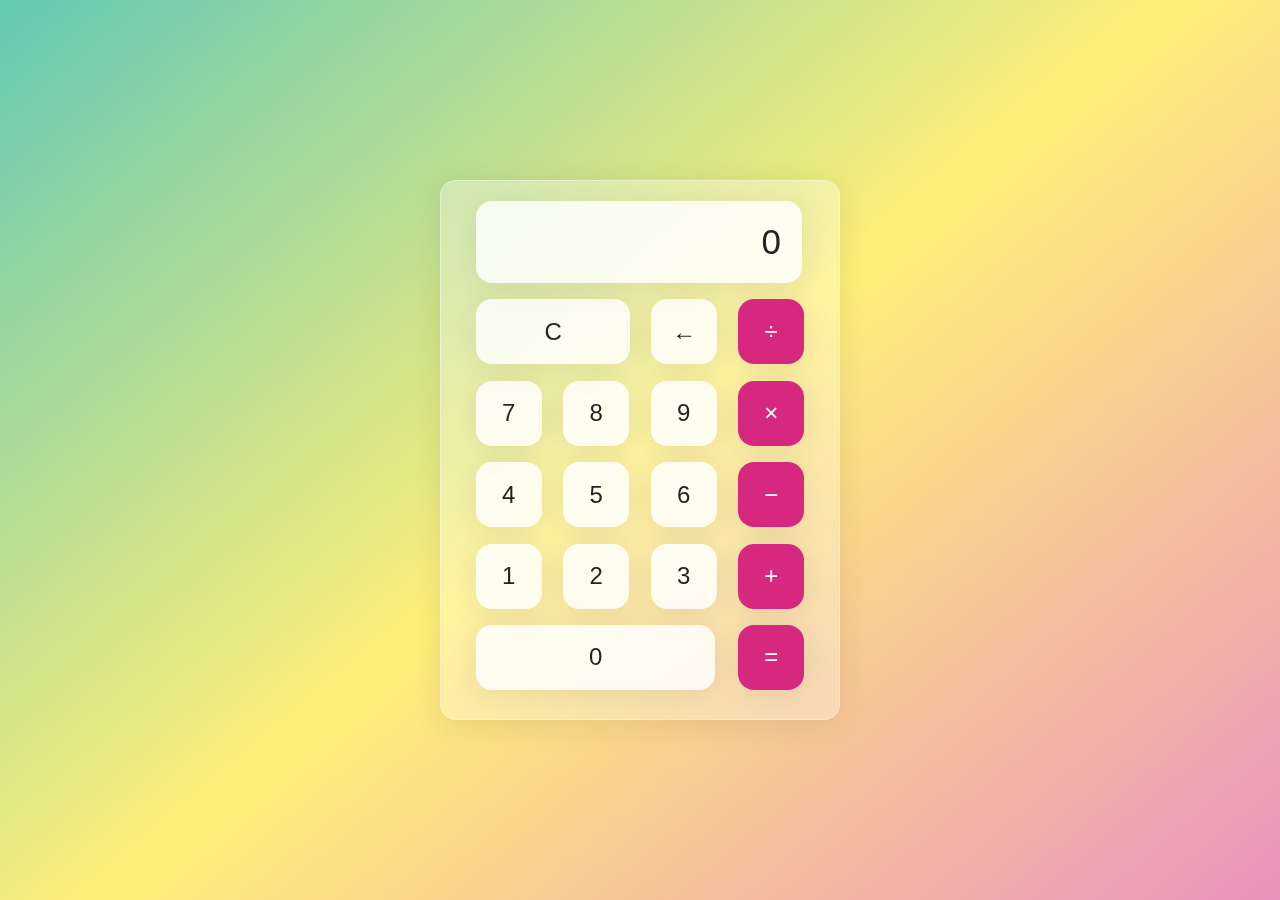
<file: calculator/index.html>
<!DOCTYPE html>
<html lang="en">

<head>
    <meta charset="UTF-8">
    <meta name="viewport" content="width=device-width, initial-scale=1.0">
    <title>Calculator</title>
    <link rel="stylesheet" href="style.css">
</head>

<body>
    <div class="wrapper">
        <section class="screen">
            0
        </section>
        <section class="calc-buttons">
            <div class="calc-button-row">
                <button class="calc-button double">
                    C
                </button>
                <button class="calc-button">
                    &larr;
                </button>
                <button class="calc-button">
                    &divide;
                </button>
            </div>
            <div class="calc-button-row">
                <button class="calc-button">
                    7
                </button>
                <button class="calc-button">
                    8
                </button>
                <button class="calc-button">
                    9
                </button>
                <button class="calc-button">
                    &times;
                </button>
            </div>
            <div class="calc-button-row">
                <button class="calc-button">
                    4
                </button>
                <button class="calc-button">
                    5
                </button>
                <button class="calc-button">
                    6
                </button>
                <button class="calc-button">
                    &minus;
                </button>
            </div>
            <div class="calc-button-row">
                <button class="calc-button">
                    1
                </button>
                <button class="calc-button">
                    2
                </button>
                <button class="calc-button">
                    3
                </button>
                <button class="calc-button">
                    &plus;
                </button>
            </div>
            <div class="calc-button-row">
                <button class="calc-button triple">
                    0
                </button>
                <button class="calc-button">
                    &equals;
                </button>
            </div>
        </section>
    </div>
    <script src="cal.js"></script>
</body>

</html>
</file>
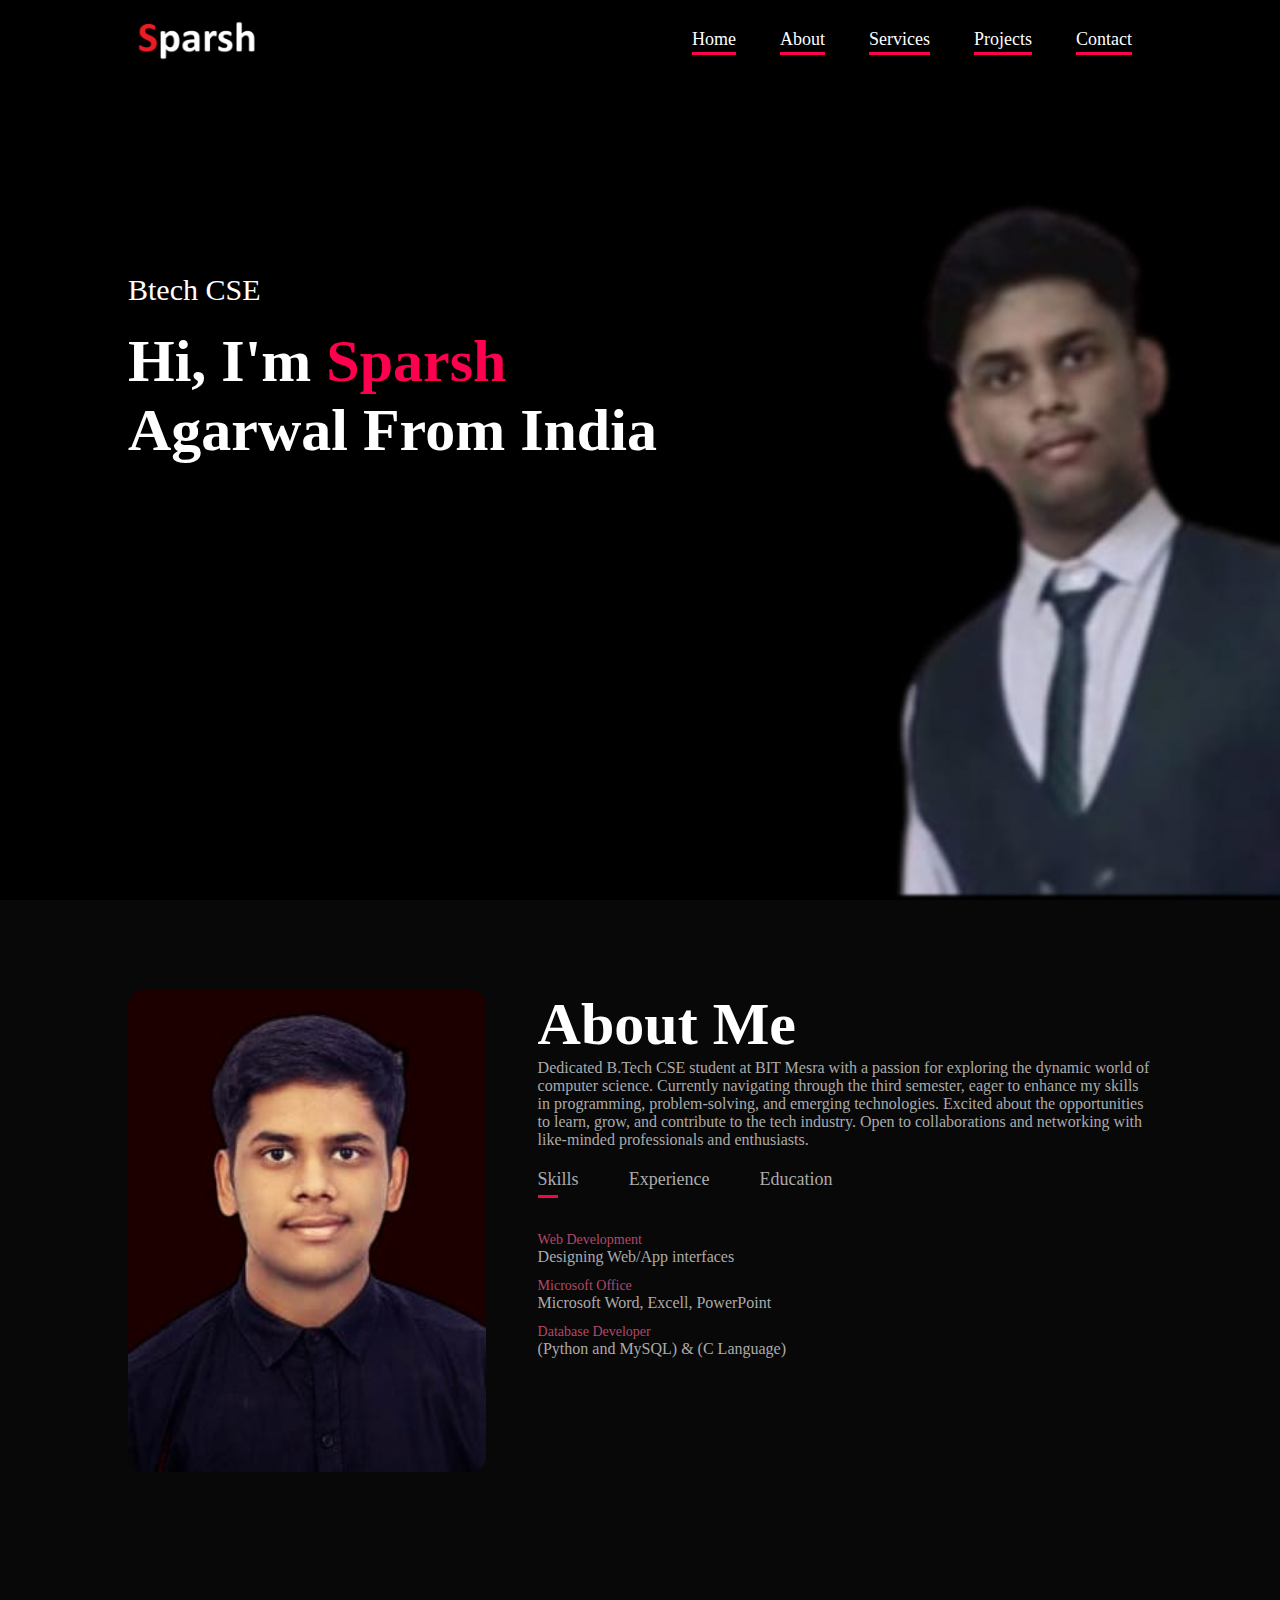
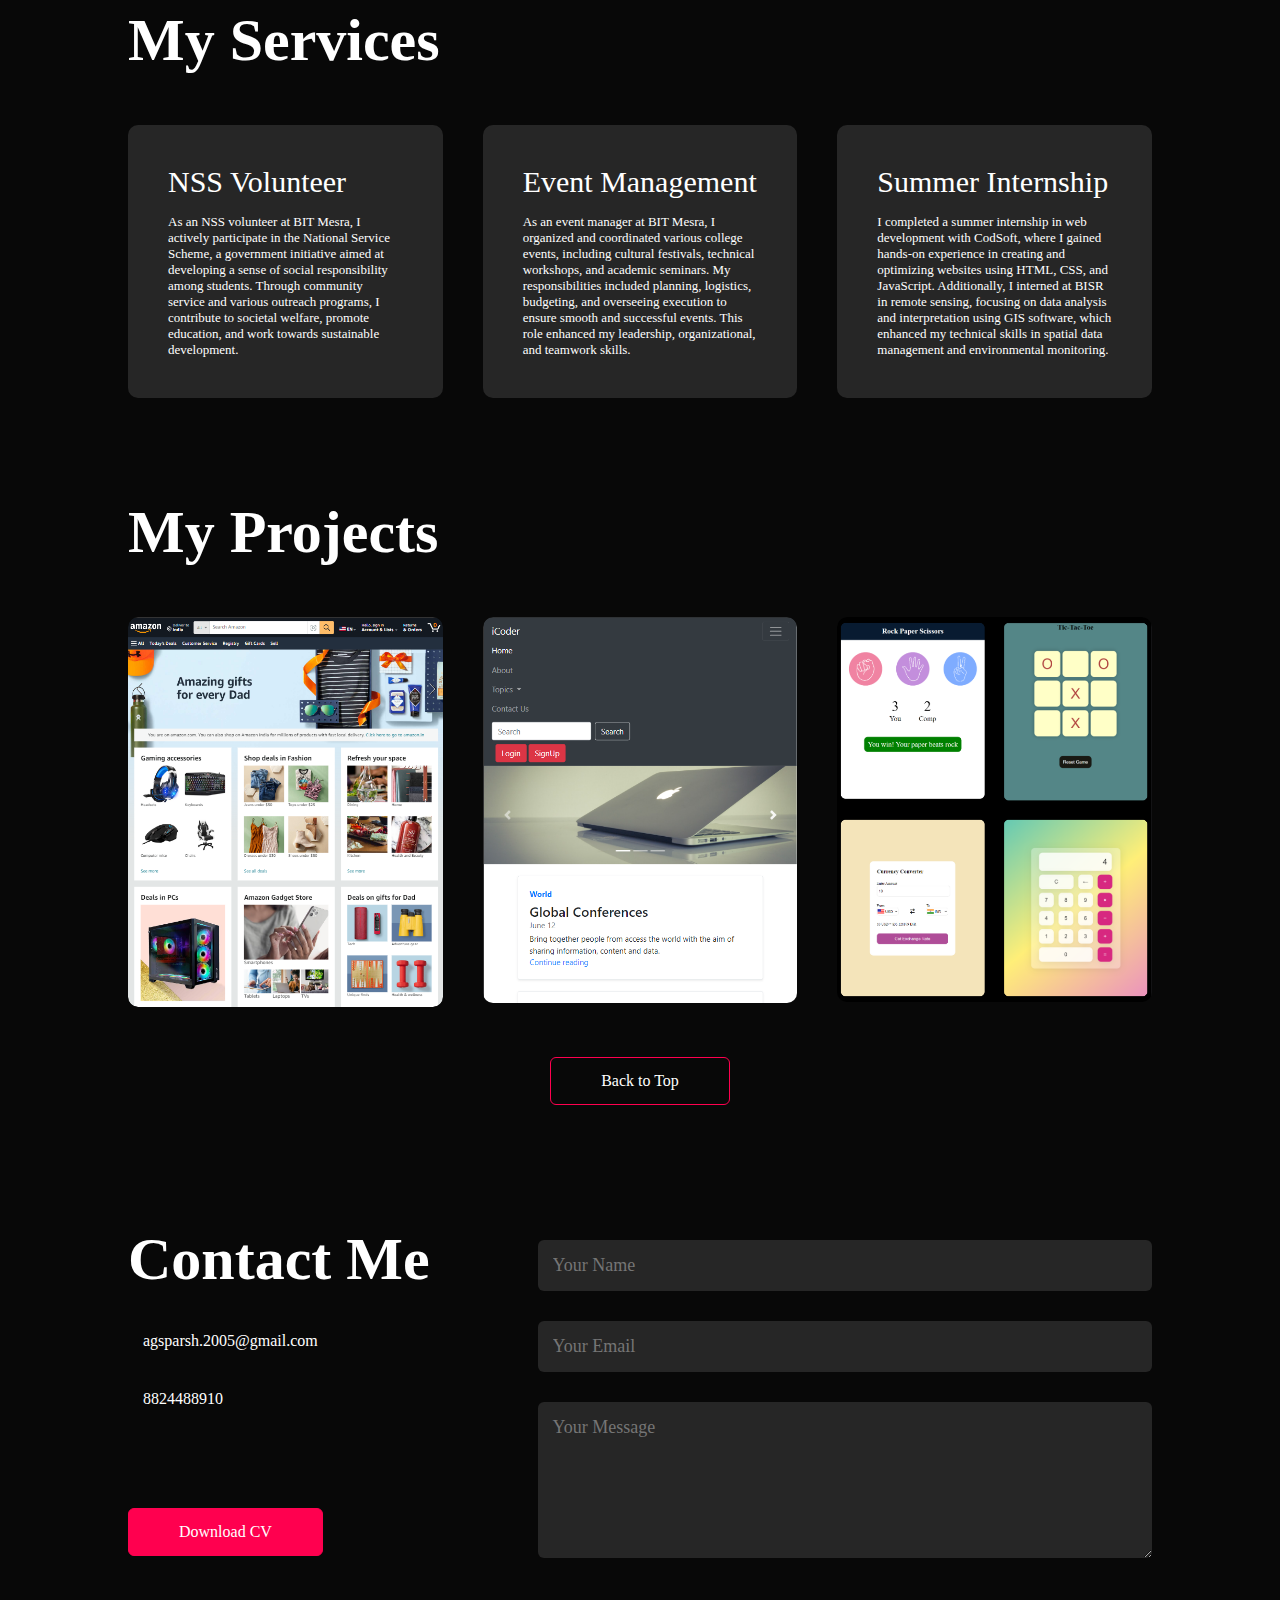
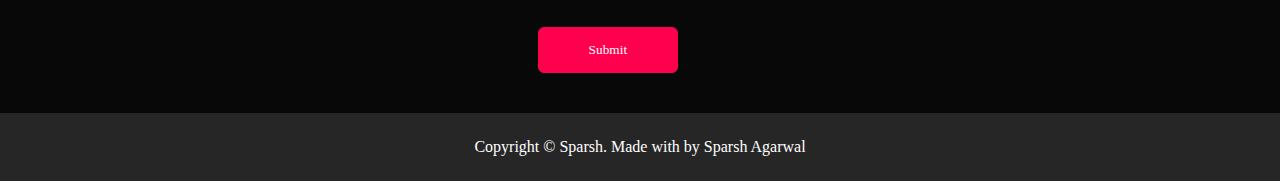
<file: portfolio/index.html>
<!DOCTYPE html>
<html lang="en">

<head>
    <meta charset="UTF-8">
    <meta name="viewport" content="width=device-width, initial-scale=1.0">
    <title>Personal Portfolio Website</title>
    <link rel="stylesheet" href="https://cdnjs.cloudflare.com/ajax/libs/font-awesome/6.5.2/css/all.min.css"
        integrity="sha512-SnH5WK+bZxgPHs44uWIX+LLJAJ9/2PkPKZ5QiAj6Ta86w+fsb2TkcmfRyVX3pBnMFcV7oQPJkl9QevSCWr3W6A=="
        crossorigin="anonymous" referrerpolicy="no-referrer" />
    <link rel="stylesheet" href="style.css">
</head>

<body>
    <div id="header">
        <div class="container">

            <nav>
                <img src="logo.png" class="logo">
                <ul id="sidemenu">
                    <li><a href="#header">Home</a></li>
                    <li><a href="#about">About</a></li>
                    <li><a href="#services">Services</a></li>
                    <li><a href="#projects">Projects</a></li>
                    <li><a href="#contact">Contact</a></li>
                    <i class="fas fa-times" onclick="closemenu()"></i>
                </ul>
                <i class="fas fa-bars" onclick="openmenu()"></i>
            </nav>
            <div class="header-text">
                <p>Btech CSE</p>
                <h1>Hi, I'm <span>Sparsh</span><br>Agarwal From India</h1>
            </div>
        </div>
    </div>

    <div id="about">
        <div class="container">
            <div class="row">
                <div class="about-col-1">
                    <img src="sparsh.jpg">
                </div>
                <div class="about-col-2">
                    <h1 class="sub-title">About Me</h1>
                    <p>Dedicated B.Tech CSE student at BIT Mesra with a passion for exploring the dynamic world of
                        computer science. Currently navigating through the third semester, eager to enhance my skills
                        in programming, problem-solving, and emerging technologies. Excited about the opportunities to
                        learn, grow, and contribute to the tech industry. Open to collaborations and networking with
                        like-minded professionals and enthusiasts.</p>

                    <div class="tab-titles">
                        <p class="tab-links active-link" onclick="opentab('skills')">Skills</p>
                        <p class="tab-links" onclick="opentab('experience')">Experience</p>
                        <p class="tab-links" onclick="opentab('education')">Education</p>
                    </div>
                    <div class="tab-contents active-tab" id="skills">
                        <ul>
                            <li><span>Web Development</span><br>Designing Web/App interfaces</li>
                            <li><span>Microsoft Office</span><br>Microsoft Word, Excell, PowerPoint</li>
                            <li><span>Database Developer</span><br>(Python and MySQL) & (C Language)</li>
                        </ul>
                    </div>
                    <div class="tab-contents" id="experience">
                        <ul>
                            <li><span>June 2024 - July 2024</span><br>Web Development Internship at CodSoft</li>
                            <li><span>June 2024 - August 2024</span><br>Internship in Remote Sensing at BISR</li>
                        </ul>
                    </div>
                    <div class="tab-contents" id="education">
                        <ul>
                            <li><span>2023 '</span><br>Schooling from Chinar Public School</li>
                            <li><span>2027 '</span><br>Btech from Birla Institute of Technology</li>
                        </ul>
                    </div>
                </div>
            </div>
        </div>
    </div>

    <div id="services">
        <div class="container">
            <h1 class="sub-title">My Services</h1>
            <div class="services-list">
                <div>
                    <h2>NSS Volunteer</h2>
                    <p>As an NSS volunteer at BIT Mesra, I actively participate in the National Service Scheme, a
                        government initiative aimed at developing a sense of social responsibility among students.
                        Through community service and various outreach programs, I contribute to societal welfare,
                        promote education, and work towards sustainable development.</p>
                </div>
                <div>
                    <h2>Event Management</h2>
                    <p>As an event manager at BIT Mesra, I organized and coordinated various college events, including
                        cultural festivals, technical workshops, and academic seminars. My responsibilities included
                        planning, logistics, budgeting, and overseeing execution to ensure smooth and successful events.
                        This role enhanced my leadership, organizational, and teamwork skills.</p>
                </div>
                <div>
                    <h2>Summer Internship</h2>
                    <p>I completed a summer internship in web development with CodSoft, where I gained hands-on
                        experience in creating and optimizing websites using HTML, CSS, and JavaScript. Additionally, I
                        interned at BISR in remote sensing, focusing on data analysis and interpretation using GIS
                        software, which enhanced my technical skills in spatial data management and environmental
                        monitoring.</p>
                </div>
            </div>
        </div>
    </div>

    <div id="projects">
        <div class="container">
            <h1 class="sub-title">My Projects</h1>
            <div class="work-list">
                <div class="work">
                    <img src="Amazon.png">
                    <div class="layer">
                        <h3>Amazon-Clone</h3>
                        <p>Creating a front-end clone of Amazon involves using HTML for structure and CSS for styling to
                            replicate the e-commerce site's look and feel. Microsoft Visual Studio serves as the
                            development environment, providing tools for efficient coding. Version control is managed
                            with Git, and the project is hosted on GitHub for collaboration and deployment. This process
                            enables developers to create a responsive and visually accurate clone, honing their web
                            development skills in the process.
                        </p>
                        <a href="https://sparshag7102.github.io/Amazon-Clone/"><i
                                class="fa-solid fa-up-right-from-square"></i></a>
                    </div>
                </div>
                <div class="work">
                    <img src="iCoder.png">
                    <div class="layer">
                        <h3>iCoderBootstrap</h3>
                        <p>I have created the iCoder website, a comprehensive resource platform for coders,
                            using Bootstrap. This project showcases my ability to leverage Bootstrap's powerful
                            framework to develop a responsive, user-friendly, and visually appealing website.
                        </p>
                        <a href="https://sparshag7102.github.io/iCoderBootstrap/"><i
                                class="fa-solid fa-up-right-from-square"></i></a>
                    </div>
                </div>
                <div class="work">
                    <img src="mini apps.png">
                    <div class="layer">
                        <h3>Mini Apps</h3>
                        <p>I have developed a mini app website that includes a variety of applications: a Tic Tac Toe
                            game, a Rock Paper Scissors game, a currency converter, and a calculator. Each app offers a
                            simple, user-friendly interface for entertainment and utility.</p>
                        <a href="https://sparshag7102.github.io/mini-apps/all%20apps/"><i
                                class="fa-solid fa-up-right-from-square"></i></a>
                    </div>
                </div>
            </div>
            <a href="#" class="btn">Back to Top</a>
        </div>
    </div>

    <div id="contact">
        <div class="container">
            <div class="row">
                <div class="contact-left">
                    <h1 class="sub-title">Contact Me</h1>
                    <p><i class="fa-solid fa-paper-plane"></i>agsparsh.2005@gmail.com</p>
                    <p><i class="fa-solid fa-square-phone"></i>8824488910</p>
                    <div class="social-icons">
                        <a href="https://www.facebook.com/profile.php?id=100030344800551&mibextid=kFxxJD">
                            <i class="fa-brands fa-facebook"></i></a>
                        <a href="https://github.com/Sparshag7102">
                            <i class="fa-brands fa-github"></i></a>
                        <a href="https://www.instagram.com/sparshagarwal365/">
                            <i class="fa-brands fa-instagram"></i></a>
                        <a href="https://www.linkedin.com/in/sparsh-agarwal-19710a2a2">
                            <i class="fa-brands fa-linkedin"></i></a>
                    </div>
                    <a href="cv.jpg" download class="btn btn2">Download CV</a>
                </div>
                <div class="contact-right">
                    <form name="submit-to-google-sheet">
                        <input type="text" name="Name" placeholder="Your Name" required>
                        <input type="email" name="Email" placeholder="Your Email" required>
                        <textarea name="Message" rows="6" placeholder="Your Message"></textarea>
                        <button type="submit" class="btn btn2">Submit</button>
                    </form>
                    <span id="msg"></span>
                </div>
            </div>
        </div>
        <div class="copyright">
            <p>Copyright © Sparsh. Made with <i class="fa-solid fa-heart"></i> by Sparsh Agarwal</p>
        </div>
    </div>

    <script>
        var tablinks = document.getElementsByClassName("tab-links");
        var tabcontents = document.getElementsByClassName("tab-contents");

        function opentab(tabname) {
            for (tablink of tablinks) {
                tablink.classList.remove("active-link");
            }
            for (tabcontent of tabcontents) {
                tabcontent.classList.remove("active-tab");
            }
            event.currentTarget.classList.add("active-link");
            document.getElementById(tabname).classList.add("active-tab");
        }
    </script>
    <script>
        var sidemenu = document.getElementById("sidemenu");
        function openmenu() {
            sidemenu.style.right = "0";
        }
        function closemenu() {
            sidemenu.style.right = "-200px";
        }
    </script>
    <script>
        const scriptURL = 'https://script.google.com/macros/s/AKfycbzoVHENnNioN6byLM8LRbzjUfqE2q4JU8lEzNov-xC4sdoU28ahVYCYd3XAFBPqk1x9WQ/exec'
        const form = document.forms['submit-to-google-sheet']
        const msg = document.getElementById("msg")

        form.addEventListener('submit', e => {
            e.preventDefault()
            fetch(scriptURL, { method: 'POST', body: new FormData(form) })
                .then(response => {
                    msg.innerHTML = "Message sent successfully"
                    setTimeout(function () {
                        msg.innerHTML = ""
                    }, 5000)
                    form.reset()
                })
                .catch(error => console.error('Error!', error.message))
        })
    </script>
</body>

</html>
</file>
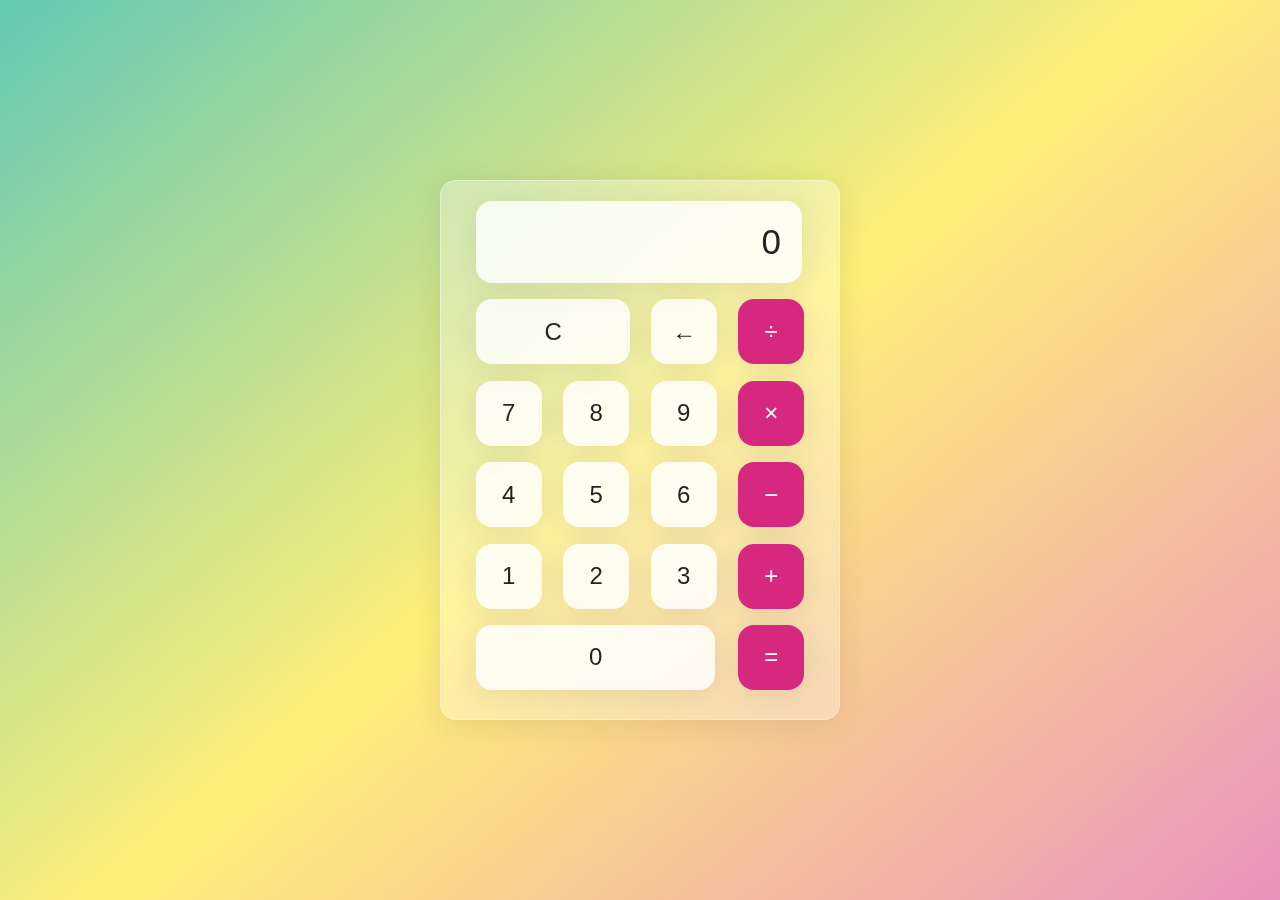
<file: calculator/cal.html>
<!DOCTYPE html>
<html lang="en">

<head>
    <meta charset="UTF-8">
    <meta name="viewport" content="width=device-width, initial-scale=1.0">
    <title>Calculator</title>
    <link rel="stylesheet" href="cal.css">
</head>

<body>
    <div class="wrapper">
        <section class="screen">
            0
        </section>
        <section class="calc-buttons">
            <div class="calc-button-row">
                <button class="calc-button double">
                    C
                </button>
                <button class="calc-button">
                    &larr;
                </button>
                <button class="calc-button">
                    &divide;
                </button>
            </div>
            <div class="calc-button-row">
                <button class="calc-button">
                    7
                </button>
                <button class="calc-button">
                    8
                </button>
                <button class="calc-button">
                    9
                </button>
                <button class="calc-button">
                    &times;
                </button>
            </div>
            <div class="calc-button-row">
                <button class="calc-button">
                    4
                </button>
                <button class="calc-button">
                    5
                </button>
                <button class="calc-button">
                    6
                </button>
                <button class="calc-button">
                    &minus;
                </button>
            </div>
            <div class="calc-button-row">
                <button class="calc-button">
                    1
                </button>
                <button class="calc-button">
                    2
                </button>
                <button class="calc-button">
                    3
                </button>
                <button class="calc-button">
                    &plus;
                </button>
            </div>
            <div class="calc-button-row">
                <button class="calc-button triple">
                    0
                </button>
                <button class="calc-button">
                    &equals;
                </button>
            </div>
        </section>
    </div>
    <script src="cal.js"></script>
</body>

</html>
</file>
<file: calculator/style.css>
html {
    box-sizing: border-box;
    height: 100%;
}

*,
*::before,
*::after {
    box-sizing: inherit;
    margin: 0;
    padding: 0;
}

body {
    align-items: center;
    background: linear-gradient(320deg, #eb92be, #ffef78, #63c9b4);
    display: flex;
    font-family: 'Dosis', sans-serif;
    font-display: swap;
    height: inherit;
    justify-content: center;
}

.wrapper {
    backdrop-filter: blur(5.5px);
    -webkit-backdrop-filter: blur(5.5px);
    border-radius: 16px;
    box-shadow: 0 4px 30px rgba(35, 35, 35, 0.1);
    color: #232323;
    backdrop-filter: blur(4px);
    -webkit-backdrop-filter: blur(4px);
    background: rgba(255, 255, 255, 0.30);
    border: 1px solid rgba(255, 255, 255, 0.34);
    flex-basis: 400px;
    height: 540px;
    padding: 20px 35px;
}

.screen {
    backdrop-filter: blur(5.5px);
    -webkit-backdrop-filter: blur(5.5px);
    background: rgba(255, 255, 255, 0.75);
    border: 1px solid rgba(255, 255, 255, 0.01);
    border-radius: 16px;
    box-shadow: 0 4px 30px rgba(35, 35, 35, 0.1);
    color: #232323;
    font-size: 35px;
    overflow: auto;
    padding: 20px;
    text-align: right;
    width: 326px;
}

.calc-button-row {
    display: flex;
    justify-content: space-between;
    margin: 5% 0;
}

.calc-button {
    backdrop-filter: blur(5.5px);
    -webkit-backdrop-filter: blur(5.5px);
    background: rgba(255, 255, 255, 0.75);
    border: 1px solid rgba(255, 255, 255, 0.01);
    border-radius: 16px;
    box-shadow: 0 4px 30px rgba(35, 35, 35, 0.1);
    color: #232323;
    flex-basis: 20%;
    font-family: inherit;
    font-size: 24px;
    height: 65px;
}

.calc-button:last-child {
    backdrop-filter: blur(5.5px);
    -webkit-backdrop-filter: blur(5.5px);
    background: rgba(255, 255, 255, 0.75);
    border: 1px solid rgba(255, 255, 255, 0.01);
    border-radius: 16px;
    box-shadow: 0 4px 30px rgba(35, 35, 35, 0.1);
    color: #fff;
    background-color: #d72880;
}

.calc-button:last-child:hover {
    background-color: inherit;
    color: inherit;
}

.calc-button:hover {
    background-color: inherit;
}

.calc-button:active {
    background-color: #ffef78;
}

.double {
    flex-basis: 47%;
}

.triple {
    flex-basis: 73%;
}
</file>
<file: portfolio/style.css>
* {
    margin: 0;
    padding: 0;
    font-family: 'Poppins, sans-serif';
    box-sizing: border-box;
}

html {
    scroll-behavior: smooth;
}

body {
    background: #080808;
    color: #fff;
}

#header {
    width: 100%;
    height: 100vh;
    background-image: url(photo.jpg);
    background-size: cover;
    background-position: center;
}

.container {
    padding: 10px 10%;
}

nav {
    display: flex;
    align-items: center;
    justify-content: space-between;
    flex-wrap: wrap;
}

.logo {
    width: 140px;
}

nav ul li {
    display: inline-block;
    list-style: none;
    margin: 10px 20px;
}

nav ul li a {
    color: #fff;
    text-decoration: none;
    font-size: 18px;
    position: relative;
}

nav ul li a::after {
    content: '';
    width: 100%;
    height: 3px;
    background: #ff004f;
    position: absolute;
    left: 0;
    bottom: -6px;
}

nav ul li a :hover::after {
    width: 100%;
}

.header-text {
    margin-top: 20%;
    font-size: 30px;
}

.header-text h1 {
    font-size: 60px;
    margin-top: 20px;
}

.header-text h1 span {
    color: #ff004f;
}

#about {
    padding: 80px 0;
    color: #ababab;
}

.row {
    display: flex;
    justify-content: space-between;
    flex-wrap: wrap;
}

.about-col-1 {
    flex-basis: 35%;
}

.about-col-1 img {
    width: 100%;
    border-radius: 15px;
}

.about-col-2 {
    flex-basis: 60%;
}

.sub-title {
    font-size: 60px;
    font-weight: 600;
    color: #fff;
}

.tab-titles {
    display: flex;
    margin: 20px 0 40px;
}

.tab-links {
    margin-right: 50px;
    font-size: 18px;
    font-weight: 500;
    cursor: pointer;
    position: relative;
}

.tab-links::after {
    content: '';
    width: 0;
    height: 3px;
    background: #ff004f;
    position: absolute;
    left: 0;
    bottom: -8px;
    transition: 0.5s;
}

.tab-links.active-link::after {
    width: 50%;
}

.tab-contents ul li {
    list-style: none;
    margin: 10px 0;
}

.tab-contents ul li span {
    color: #b54769;
    font-size: 14px;
}

.tab-contents {
    display: none;
}

.tab-contents.active-tab {
    display: block;
}

#services {
    padding: 30px 0;
}

.services-list {
    display: grid;
    grid-template-columns: repeat(auto-fit, minmax(250px, 1fr));
    grid-gap: 40px;
    margin-top: 50px;
}

.services-list div {
    background: #262626;
    padding: 40px;
    font-size: 13px;
    font-weight: 300;
    border-radius: 10px;
    transition: background 0.5s, transform 0.5s;
}

.services-list div h2 {
    font-size: 30px;
    font-weight: 500;
    margin-bottom: 15px;
}

.services-list div a {
    text-decoration: none;
    color: #fff;
    font-size: 12px;
    margin-top: 20px;
    display: inline-block;
}

.services-list div:hover {
    background: #ff004f;
    transform: translateY(-10px);
}

#projects {
    padding: 50px 0;
}

.work-list {
    display: grid;
    grid-template-columns: repeat(auto-fit, minmax(250px, 1fr));
    grid-gap: 40px;
    margin-top: 50px;
}

.work {
    border-radius: 10px;
    position: relative;
    overflow: hidden;
}

.work img {
    width: 100%;
    border-radius: 10px;
    display: block;
    transition: transform 0.5s;
}

.layer {
    width: 100%;
    height: 0;
    background: linear-gradient(rgba(0, 0, 0, 0.6), #ff004f);
    border-radius: 10px;
    position: absolute;
    left: 0;
    bottom: 0;
    overflow: hidden;
    display: flex;
    align-items: center;
    justify-content: center;
    flex-direction: column;
    padding: 0 40px;
    text-align: center;
    font-size: 14px;
    transition: height 0.5s;
}

.layer h3 {
    font-weight: 500;
    margin-bottom: 20px;

}

.layer a {
    margin-top: 20px;
    color: #ff004f;
    text-decoration: none;
    font-size: 18px;
    line-height: 60px;
    background: #fff;
    width: 60px;
    height: 60px;
    border-radius: 50%;
    text-align: center;
}

.work:hover img {
    transform: scale(1.1);
}

.work:hover .layer {
    height: 100%;
}

.btn {
    display: block;
    margin: 50px auto;
    width: fit-content;
    border: 1px solid #ff004f;
    padding: 14px 50px;
    border-radius: 6px;
    text-decoration: none;
    color: #fff;
    transition: background 0.5s;
}

.btn:hover {
    background: #ff004f;
}

.contact-left {
    flex-basis: 35%;
}

.contact-right {
    flex-basis: 60%;
}

.contact-left p {
    margin-top: 30px;
}

.contact-left p i {
    color: #ff004f;
    margin-right: 15px;
    font-size: 25px;
}

.social-icons {
    margin-top: 30px;
}

.social-icons a {
    text-decoration: none;
    font-size: 30px;
    margin-right: 15px;
    color: #ababab;
    display: inline-block;
    transition: transform 0.5s;
}

.social-icons a:hover {
    color: #ff004f;
    transform: translateY(-5px);
}

.btn.btn2 {
    display: inline-block;
    background: #ff004f;
    cursor: pointer;
}

.contact-right form {
    width: 100%;
}

form input,
form textarea {
    width: 100%;
    border: 0;
    outline: none;
    background: #262626;
    padding: 15px;
    margin: 15px 0;
    color: #fff;
    font-size: 18px;
    border-radius: 6px;
}

form btn2 {
    padding: 14px 60px;
    font-size: 18px;
    margin-top: 20px;
    cursor: pointer;
}

.copyright {
    width: 100%;
    text-align: center;
    padding: 25px 0;
    background: #262626;
    font-weight: 300;
    margin-top: 20px;
}

.copyright i {
    color: #ff004f;
}

nav .fas {
    display: none;
}

@media only screen and (max-width: 600px) {
    #header {
        background-image: url(photo2.jpg);
    }

    .header-text {
        margin-top: 100%;
        font-size: 16px;
    }

    .header-text h1 {
        font-size: 30px;
    }

    nav .fas {
        display: block;
        font-size: 25px;
    }

    nav ul {
        background: #ff004f;
        position: fixed;
        top: 0;
        right: -200px;
        width: 200px;
        height: 100vh;
        padding-top: 50px;
        z-index: 2;
        transition: right 0.5s;
    }

    nav ul li {
        display: block;
        margin: 25px;
    }

    nav ul .fas {
        position: absolute;
        top: 25px;
        left: 25px;
        cursor: pointer;
    }

    .sub-title {
        font-size: 40px;
    }

    .about-col-1,
    .about-col-2 {
        flex-basis: 100%;
    }

    .about-col-1 {
        margin-bottom: 30px;
    }

    .about-col-2 {
        font-size: 14px;
    }

    .tab-links {
        font-size: 16px;
        margin-right: 20px;
    }

    .contact-left,
    .contact-right {
        flex-basis: 100%;
    }

    .copyright {
        font-size: 14px;
    }
}

#msg {
    color: #61b752;
    margin-top: -40px;
    display: block;
}
</file>
<file: calculator/cal.css>
html {
    box-sizing: border-box;
    height: 100%;
}

*,
*::before,
*::after {
    box-sizing: inherit;
    margin: 0;
    padding: 0;
}

body {
    align-items: center;
    background: linear-gradient(320deg, #eb92be, #ffef78, #63c9b4);
    display: flex;
    font-family: 'Dosis', sans-serif;
    font-display: swap;
    height: inherit;
    justify-content: center;
}

.wrapper {
    backdrop-filter: blur(5.5px);
    -webkit-backdrop-filter: blur(5.5px);
    border-radius: 16px;
    box-shadow: 0 4px 30px rgba(35, 35, 35, 0.1);
    color: #232323;
    backdrop-filter: blur(4px);
    -webkit-backdrop-filter: blur(4px);
    background: rgba(255, 255, 255, 0.30);
    border: 1px solid rgba(255, 255, 255, 0.34);
    flex-basis: 400px;
    height: 540px;
    padding: 20px 35px;
}

.screen {
    backdrop-filter: blur(5.5px);
    -webkit-backdrop-filter: blur(5.5px);
    background: rgba(255, 255, 255, 0.75);
    border: 1px solid rgba(255, 255, 255, 0.01);
    border-radius: 16px;
    box-shadow: 0 4px 30px rgba(35, 35, 35, 0.1);
    color: #232323;
    font-size: 35px;
    overflow: auto;
    padding: 20px;
    text-align: right;
    width: 326px;
}

.calc-button-row {
    display: flex;
    justify-content: space-between;
    margin: 5% 0;
}

.calc-button {
    backdrop-filter: blur(5.5px);
    -webkit-backdrop-filter: blur(5.5px);
    background: rgba(255, 255, 255, 0.75);
    border: 1px solid rgba(255, 255, 255, 0.01);
    border-radius: 16px;
    box-shadow: 0 4px 30px rgba(35, 35, 35, 0.1);
    color: #232323;
    flex-basis: 20%;
    font-family: inherit;
    font-size: 24px;
    height: 65px;
}

.calc-button:last-child {
    backdrop-filter: blur(5.5px);
    -webkit-backdrop-filter: blur(5.5px);
    background: rgba(255, 255, 255, 0.75);
    border: 1px solid rgba(255, 255, 255, 0.01);
    border-radius: 16px;
    box-shadow: 0 4px 30px rgba(35, 35, 35, 0.1);
    color: #fff;
    background-color: #d72880;
}

.calc-button:last-child:hover {
    background-color: inherit;
    color: inherit;
}

.calc-button:hover {
    background-color: inherit;
}

.calc-button:active {
    background-color: #ffef78;
}

.double {
    flex-basis: 47%;
}

.triple {
    flex-basis: 73%;
}
</file>
